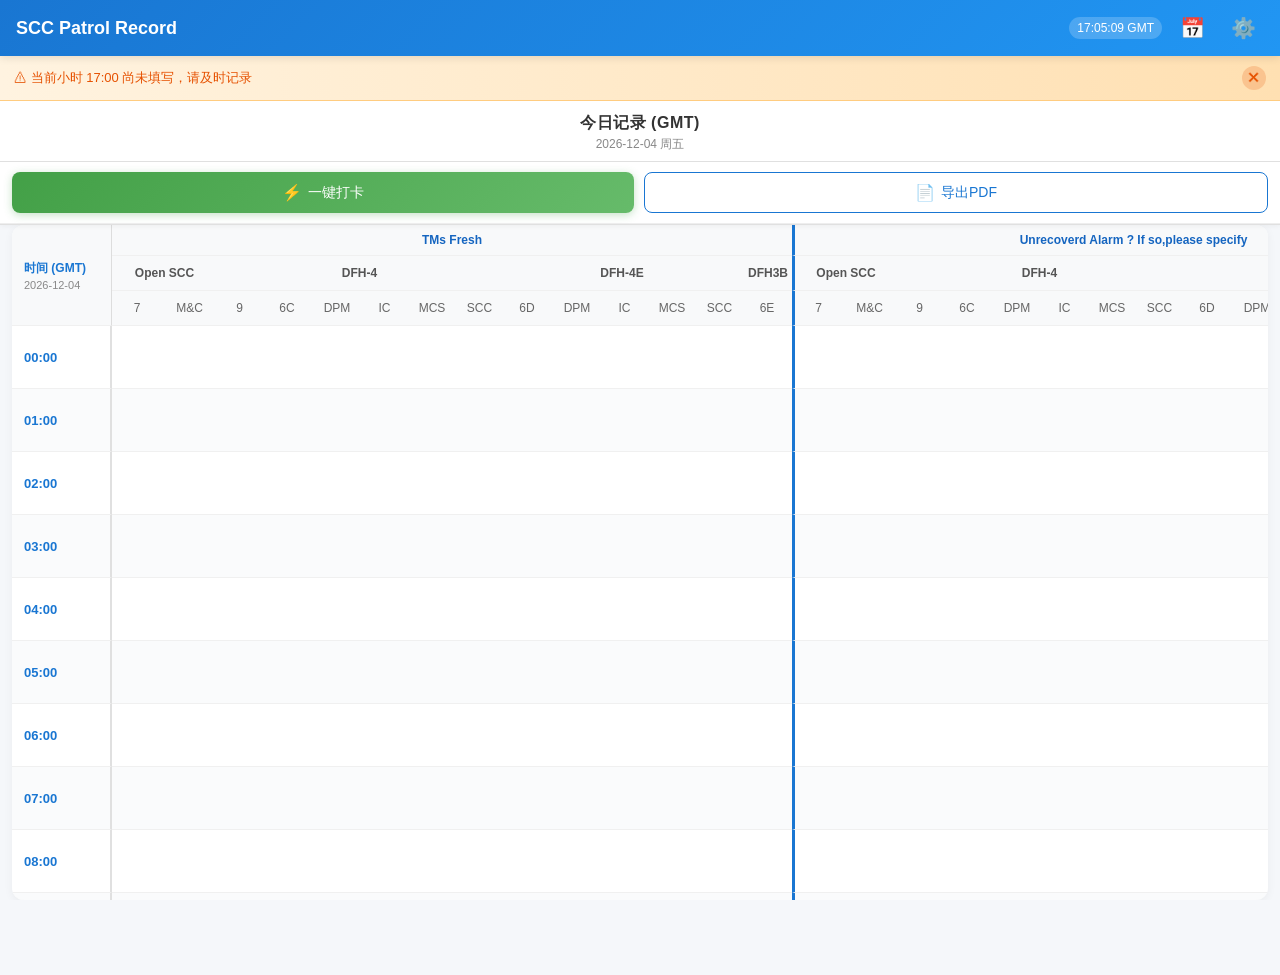
<file: index.html>
<!DOCTYPE html>
<html lang="zh-CN">
<head>
<meta charset="UTF-8">
<meta name="viewport" content="width=device-width, initial-scale=1.0, maximum-scale=1.0, user-scalable=no, viewport-fit=cover">
<meta name="theme-color" content="#1976d2">
<meta name="description" content="每小时SCC Patrol Record 应用（GMT时间），支持勾叉状态、Note备注、异常高亮、整点提醒与PDF导出">
<title>SCC Patrol Record · 今日</title>

<!-- PWA Manifest -->
<link rel="manifest" href="manifest.webmanifest">

<!-- iOS Safari 专属标签 -->
<meta name="apple-mobile-web-app-capable" content="yes">
<meta name="apple-mobile-web-app-status-bar-style" content="black-translucent">
<meta name="apple-mobile-web-app-title" content="SCC Patrol">
<meta name="format-detection" content="telephone=no">
<meta name="apple-touch-fullscreen" content="yes">
<meta name="mobile-web-app-capable" content="yes">

<!-- iOS 主屏图标（iPhone / iPad Pro 全尺寸） -->
<link rel="apple-touch-icon" sizes="180x180" href="icons/apple-touch-icon.png">
<link rel="apple-touch-icon" sizes="152x152" href="icons/icon-152.png">
<link rel="apple-touch-icon" sizes="144x144" href="icons/icon-144.png">
<link rel="apple-touch-icon" sizes="120x120" href="icons/icon-192.png">
<link rel="apple-touch-icon" sizes="76x76" href="icons/icon-72.png">
<link rel="apple-touch-icon" sizes="72x72" href="icons/icon-72.png">

<!-- 通用图标 -->
<link rel="icon" type="image/png" sizes="192x192" href="icons/icon-192.png">
<link rel="icon" type="image/png" sizes="512x512" href="icons/icon-512.png">
<link rel="shortcut icon" type="image/png" href="icons/icon-192.png">

<!-- iOS 启动图（Splash Screen）按尺寸声明 -->
<link rel="apple-touch-startup-image" media="(device-width: 430px) and (device-height: 932px) and (-webkit-device-pixel-ratio: 3) and (orientation: portrait)" href="icons/icon-512.png">
<link rel="apple-touch-startup-image" media="(device-width: 393px) and (device-height: 852px) and (-webkit-device-pixel-ratio: 3) and (orientation: portrait)" href="icons/icon-512.png">
<link rel="apple-touch-startup-image" media="(device-width: 390px) and (device-height: 844px) and (-webkit-device-pixel-ratio: 3) and (orientation: portrait)" href="icons/icon-512.png">
<link rel="apple-touch-startup-image" media="(device-width: 428px) and (device-height: 926px) and (-webkit-device-pixel-ratio: 3) and (orientation: portrait)" href="icons/icon-512.png">
<link rel="apple-touch-startup-image" media="(orientation: portrait)" href="icons/icon-512.png">

<link rel="stylesheet" href="styles.css?v=173">

<!-- PWA 全局预留样式（iOS 刘海区安全内边距 / 不显示滚动条 / 原生手势） -->
<style>
  body {
    padding-top: env(safe-area-inset-top);
    padding-bottom: calc(24px + env(safe-area-inset-bottom));
    padding-left: env(safe-area-inset-left);
    padding-right: env(safe-area-inset-right);
    -webkit-tap-highlight-color: transparent;
    overscroll-behavior-y: none;
  }
  .table-wrapper { overscroll-behavior-x: contain; }
  textarea, input { -webkit-appearance: none; appearance: none; }
</style>
</head>
<body>
<header class="app-header">
  <h1>SCC Patrol Record</h1>
  <div class="header-actions">
    <span id="gmt-clock" class="gmt-clock">--:-- GMT</span>
    <button id="btn-history" class="icon-btn" aria-label="历史查询">📅</button>
    <button id="btn-settings" class="icon-btn" aria-label="设置">⚙️</button>
  </div>
</header>

<main>
  <!-- Sticky top controls: banner + date + actions (常显，像设置栏一样固定) -->
  <div class="sticky-top-controls" id="sticky-top-controls">
    <!-- Reminder Banner -->
    <div id="reminder-banner" class="reminder-banner hidden">
      <span id="reminder-text">有未填写的时段</span>
      <button id="reminder-close" class="reminder-close">✕</button>
    </div>

    <section class="date-selector today-mode">
      <span id="current-date" class="current-date">今日 (GMT)</span>
      <span id="date-full" class="date-full"></span>
    </section>

    <!-- Quick Actions -->
    <section class="quick-actions">
      <button id="btn-one-click" class="btn btn-primary btn-one-click">
        <span class="btn-icon">⚡</span>
        <span id="one-click-label">一键打卡</span>
      </button>
      <button id="btn-export-pdf" class="btn btn-outline btn-export">
        <span class="btn-icon">📄</span>
        <span>导出PDF</span>
      </button>
    </section>
  </div>

  <section class="table-wrapper">
    <table id="status-table" class="status-table">
      <thead id="table-head"></thead>
      <tbody id="table-body"></tbody>
    </table>
  </section>

  <div class="legend">
    <span class="legend-item"><span class="color-dot" id="legend-dot"></span>超时 / 容差外记录</span>
    <span class="legend-item">点击单元格切换: 空→✓→✗→空</span>
    <span class="legend-item">容差内可修改，容差外仅可填空白且不可改，未到时不可填</span>
    <span class="legend-item" id="pending-count">待填写: --</span>
  </div>
</main>

<!-- Confirm Dialog -->
<div id="action-dialog" class="dialog-overlay hidden">
  <div class="dialog">
    <h3 id="dialog-title">确认</h3>
    <p id="dialog-message">确定要执行此操作吗？</p>
    <div class="dialog-actions">
      <button id="dialog-cancel" class="btn btn-secondary">取消</button>
      <button id="dialog-confirm" class="btn btn-danger">确认</button>
    </div>
  </div>
</div>

<script src="lib/jspdf.umd.min.js"></script>

<script src="app.js?v=181"></script>

<!-- PWA: Service Worker 注册 + 快捷键支持（?action=oneclick 一键打卡） -->
<script>
(function () {
  // --- Service Worker 注册（仅在 https:// 或 localhost 下生效） ---
  if ('serviceWorker' in navigator) {
    window.addEventListener('load', function () {
      navigator.serviceWorker.register('./service-worker.js', { scope: './' })
        .then(function (reg) {
          // 有新版SW可用时，提示页面让新SW接管
          if (reg.waiting) { try { reg.waiting.postMessage('SKIP_WAITING'); } catch (e) {} }
          reg.addEventListener('updatefound', function () {
            var nw = reg.installing;
            if (!nw) return;
            nw.addEventListener('statechange', function () {
              if (nw.state === 'installed' && navigator.serviceWorker.controller) {
                try { nw.postMessage('SKIP_WAITING'); } catch (e) {}
                // 刷新页面以激活新版本
                window.location.reload();
              }
            });
          });
        })
        .catch(function (err) {
          console.warn('[PWA] SW registration failed (non-fatal):', err);
        });
    });

    // 新SW接管后刷新
    var refreshing = false;
    navigator.serviceWorker.addEventListener('controllerchange', function () {
      if (refreshing) return;
      refreshing = true;
      window.location.reload();
    });
  }

  // --- PWA Shortcut: ?action=oneclick 触发一键打卡 ---
  try {
    var q = new URLSearchParams(window.location.search || '');
    if (q.get('action') === 'oneclick') {
      // 等 app.js 完成初始化后再触发
      window.addEventListener('load', function () {
        setTimeout(function () {
          var btn = document.getElementById('btn-one-click');
          if (btn && typeof btn.click === 'function') btn.click();
        }, 600);
      });
    }
  } catch (e) { /* ignore */ }

  // --- iOS PWA standalone 模式下，修正 <a href=".html"> 不跳转到外部Safari ---
  if (('standalone' in window.navigator) && window.navigator.standalone) {
    document.addEventListener('click', function (e) {
      var a = e.target.closest && e.target.closest('a');
      if (!a || !a.getAttribute('href')) return;
      var href = a.getAttribute('href');
      if (href.indexOf('://') === -1 && !href.startsWith('#') && !a.target) {
        e.preventDefault();
        window.location.href = href;
      }
    }, false);
  }
})();
</script>
</body>
</html>
</file>
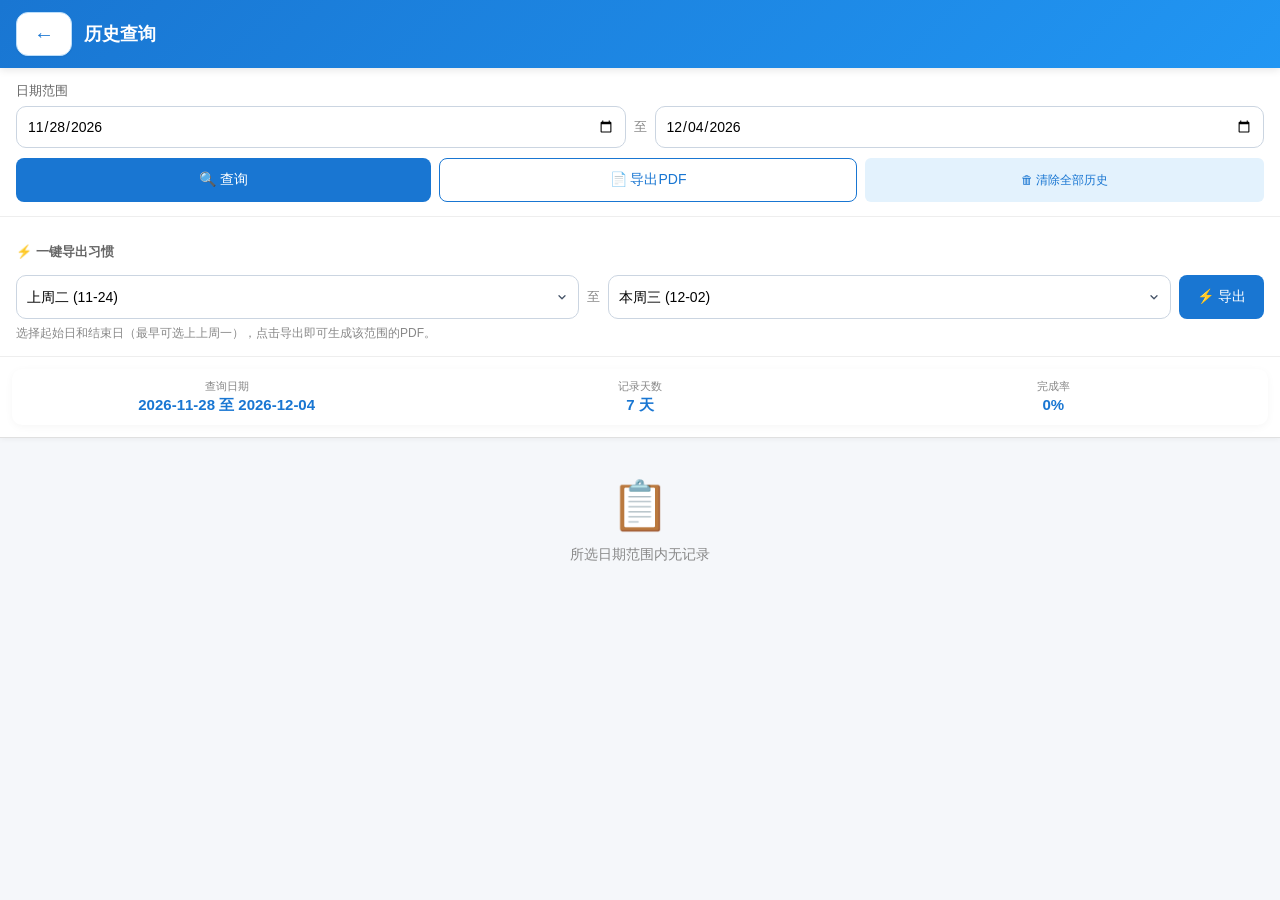
<file: history.html>
<!DOCTYPE html>
<html lang="zh-CN">
<head>
<meta charset="UTF-8">
<meta name="viewport" content="width=device-width, initial-scale=1.0, maximum-scale=1.0, user-scalable=no, viewport-fit=cover">
<meta name="theme-color" content="#1976d2">
<meta name="description" content="SCC Patrol Record - 历史查询与PDF导出">
<title>历史查询</title>

<!-- PWA -->
<link rel="manifest" href="manifest.webmanifest">
<meta name="apple-mobile-web-app-capable" content="yes">
<meta name="apple-mobile-web-app-status-bar-style" content="black-translucent">
<meta name="apple-mobile-web-app-title" content="SCC Patrol">
<meta name="format-detection" content="telephone=no">
<meta name="mobile-web-app-capable" content="yes">
<link rel="apple-touch-icon" sizes="180x180" href="icons/apple-touch-icon.png">
<link rel="icon" type="image/png" sizes="192x192" href="icons/icon-192.png">

<style>
  body {
    padding-top: env(safe-area-inset-top);
    padding-bottom: calc(24px + env(safe-area-inset-bottom));
    padding-left: env(safe-area-inset-left);
    padding-right: env(safe-area-inset-right);
    -webkit-tap-highlight-color: transparent;
    overscroll-behavior-y: auto;
    touch-action: manipulation;
  }
  /* iOS：只对输入框去除原生外观，date/select 保留可点击区域 */
  input[type=text], input[type=number], textarea {
    -webkit-appearance: none; appearance: none;
  }
  input[type=date] {
    -webkit-appearance: none; appearance: none;
    min-height: 42px;
    padding: 8px 10px;
    border: 1px solid #cbd5e1;
    border-radius: 10px;
    background-color: #fff;
  }
  /* 所有可点击元素：最小 44px 热区（HIG）*/
  .btn, button, .back-btn, select {
    min-height: 44px !important;
  }
  .settings-header {
    display: flex;
    align-items: center;
    gap: 12px;
  }
  /* 返回按钮：放大、实心背景（与 settings.html 保持一致）*/
  .back-btn {
    font-size: 20px;
    font-weight: 700;
    padding: 0 16px;
    min-width: 56px;
    min-height: 44px;
    background: #ffffff;
    color: #1976d2;
    border-radius: 12px;
    border: 1px solid #bbdefb;
    box-shadow: 0 1px 2px rgba(0,0,0,0.06);
    display: inline-flex;
    align-items: center;
    justify-content: center;
    -webkit-tap-highlight-color: rgba(25,118,210,0.15);
  }
  .back-btn:active { background: #e3f2fd; transform: scale(0.97); }
</style>
<link rel="stylesheet" href="styles.css?v=173">
</head>
<body>
<header class="app-header">
  <div class="settings-header">
    <button id="btn-back" class="back-btn">←</button>
    <h1>历史查询</h1>
  </div>
</header>

<main>
  <!-- 历史页 sticky 顶栏（控制区 + summary）与主页面一样常显 -->
  <div class="sticky-top-controls" id="sticky-top-controls">
    <section class="history-controls">
      <div class="date-range">
        <label>日期范围</label>
        <div class="date-inputs">
          <input type="date" id="date-start" class="date-input">
          <span class="date-sep">至</span>
          <input type="date" id="date-end" class="date-input">
        </div>
      </div>
      <div class="control-actions">
        <button id="btn-search" class="btn btn-primary">🔍 查询</button>
        <button id="btn-export-range" class="btn btn-outline">📄 导出PDF</button>
        <button id="btn-clear-history" class="btn btn-sm btn-danger">🗑 清除全部历史</button>
      </div>
    </section>

    <!-- 一键导出习惯 -->
    <section class="history-controls quick-export-section">
      <div class="quick-export-row">
        <label class="quick-export-label">⚡ 一键导出习惯</label>
        <div class="quick-export-opts">
          <select id="quick-export-start" class="quick-export-select"></select>
          <span class="date-sep">至</span>
          <select id="quick-export-end" class="quick-export-select"></select>
          <button id="btn-quick-export" class="btn btn-primary">⚡ 导出</button>
        </div>
      </div>
      <div class="range-display" style="margin-top:6px;color:#888;font-size:12px;">选择起始日和结束日（最早可选上上周一），点击导出即可生成该范围的PDF。</div>
    </section>

    <section class="history-summary" id="history-summary">
      <div class="summary-item">
        <span class="summary-label">查询日期</span>
        <span class="summary-value" id="summary-date">--</span>
      </div>
      <div class="summary-item">
        <span class="summary-label">记录天数</span>
        <span class="summary-value" id="summary-days">0</span>
      </div>
      <div class="summary-item">
        <span class="summary-label">完成率</span>
        <span class="summary-value" id="summary-rate">0%</span>
      </div>
    </section>
  </div>

  <section class="history-list" id="history-list">
    <div class="empty-state" id="empty-state">
      <div class="empty-icon">📋</div>
      <p>选择日期范围后点击"查询"</p>
    </div>
  </section>
</main>

<!-- Confirm Dialog -->
<div id="action-dialog" class="dialog-overlay hidden">
  <div class="dialog">
    <h3 id="dialog-title">确认</h3>
    <p id="dialog-message">确定要执行此操作吗？</p>
    <div class="dialog-actions">
      <button id="dialog-cancel" class="btn btn-secondary">取消</button>
      <button id="dialog-confirm" class="btn btn-danger">确认</button>
    </div>
  </div>
</div>

<script src="lib/jspdf.umd.min.js"></script>

<script src="history.js?v=174"></script>

<!-- iOS PWA standalone 模式下保持站内跳转不跳出到 Safari + SW 注册 -->
<script>
if (('standalone' in window.navigator) && window.navigator.standalone) {
  document.addEventListener('click', function (e) {
    var a = e.target.closest && e.target.closest('a');
    if (!a || !a.getAttribute('href')) return;
    var href = a.getAttribute('href');
    if (href.indexOf('://') === -1 && !href.startsWith('#') && !a.target) {
      e.preventDefault();
      window.location.href = href;
    }
  }, false);
}
if ('serviceWorker' in navigator) {
  window.addEventListener('load', function () {
    navigator.serviceWorker.register('./service-worker.js', { scope: './' }).catch(function () {});
  });
}
</script>
</body>
</html>
</file>
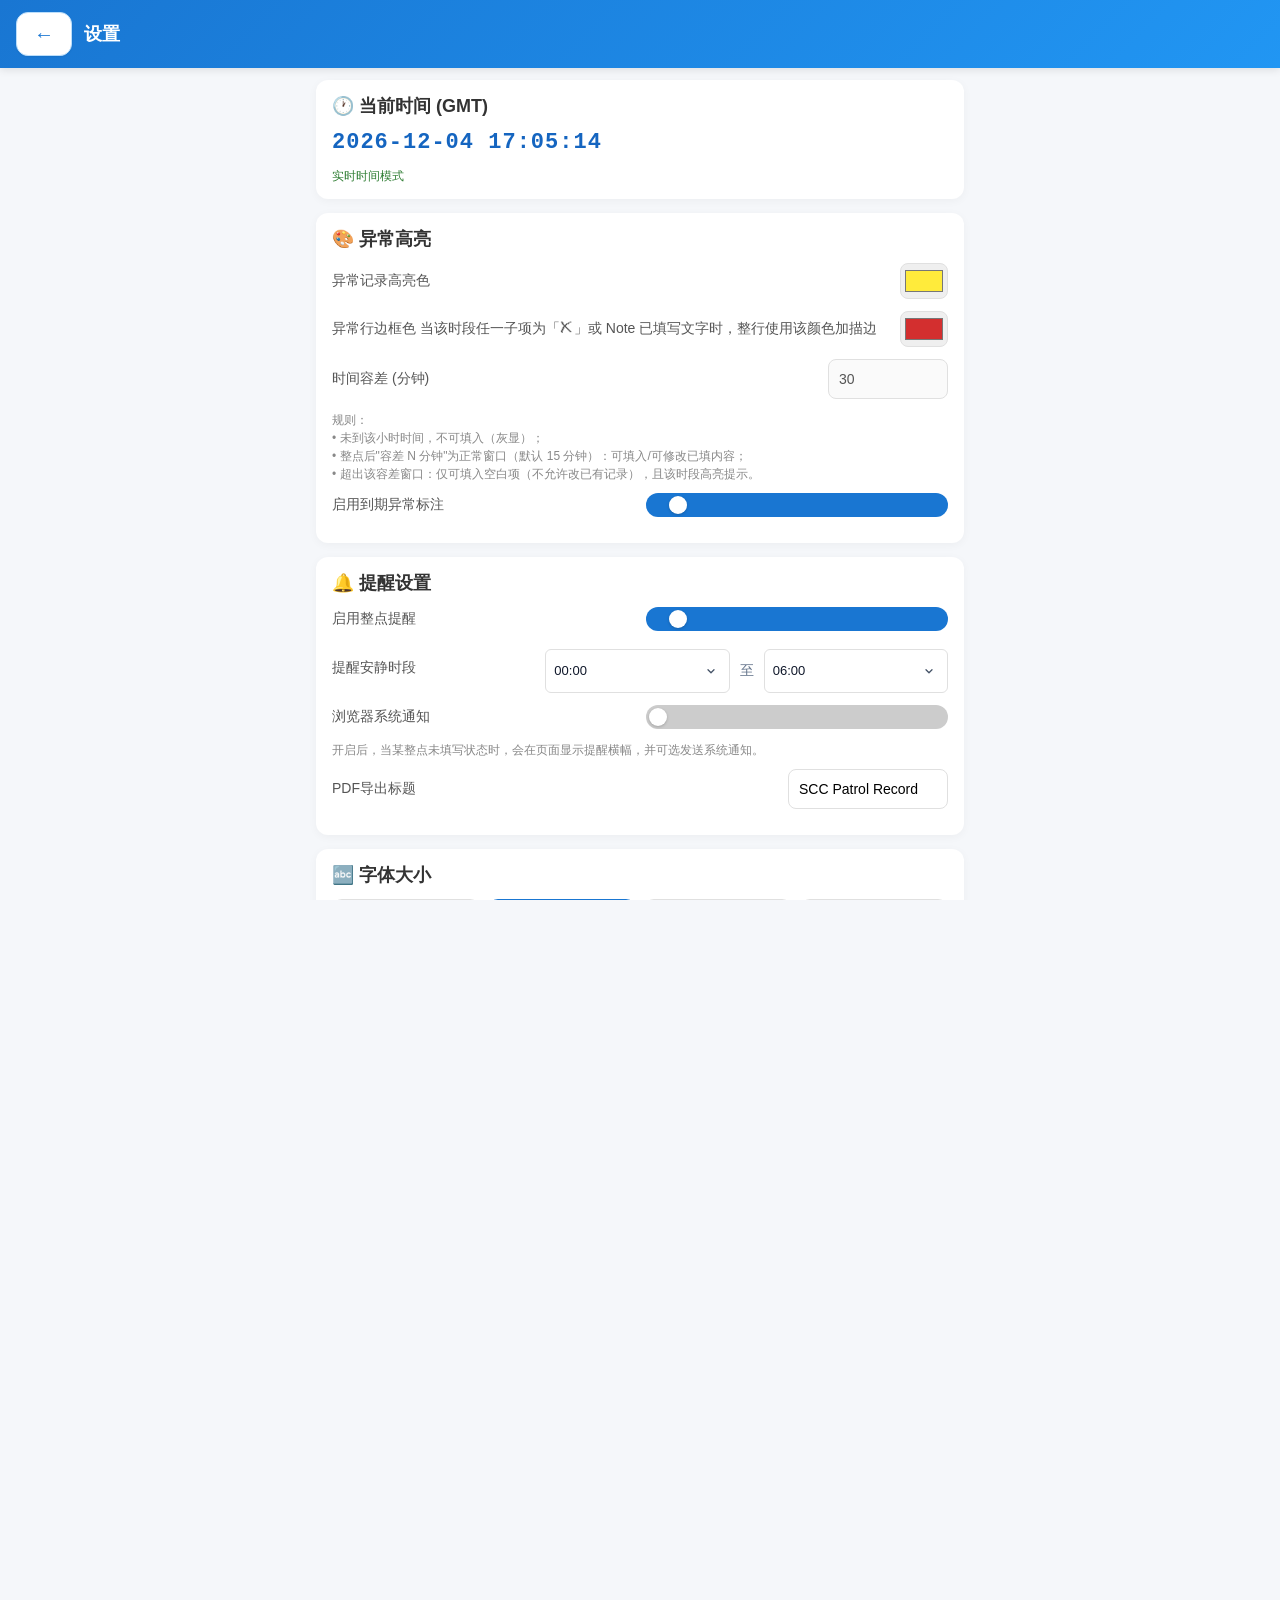
<file: settings.html>
<!DOCTYPE html>
<html lang="zh-CN">
<head>
<meta charset="UTF-8">
<meta name="viewport" content="width=device-width, initial-scale=1.0, maximum-scale=1.0, user-scalable=no, viewport-fit=cover">
<meta name="theme-color" content="#1976d2">
<meta name="description" content="SCC Patrol Record - 设置">
<title>设置</title>

<!-- PWA -->
<link rel="manifest" href="manifest.webmanifest">
<meta name="apple-mobile-web-app-capable" content="yes">
<meta name="apple-mobile-web-app-status-bar-style" content="black-translucent">
<meta name="apple-mobile-web-app-title" content="SCC Patrol">
<meta name="format-detection" content="telephone=no">
<meta name="mobile-web-app-capable" content="yes">
<link rel="apple-touch-icon" sizes="180x180" href="icons/apple-touch-icon.png">
<link rel="icon" type="image/png" sizes="192x192" href="icons/icon-192.png">

<style>
  body {
    padding-top: env(safe-area-inset-top);
    padding-bottom: calc(24px + env(safe-area-inset-bottom));
    padding-left: env(safe-area-inset-left);
    padding-right: env(safe-area-inset-right);
    -webkit-tap-highlight-color: transparent;
    overscroll-behavior-y: auto;
    touch-action: manipulation;
  }
  /* 关键修复：iOS 上去除 appearance:none 会导致 select 完全无法点击/看不见下拉箭头；
     现在只对输入框去除原生外观，select 保留原生下拉 + 自定义右侧箭头 */
  input[type=text], input[type=number], input[type=date], input[type=time], textarea {
    -webkit-appearance: none; appearance: none;
  }
  /* 所有可点击元素：移动端最小 44px 热区（HIG）*/
  .btn, button, .back-btn, .preset-status-btn, select {
    min-height: 44px !important;
  }
  input[type=text], input[type=number], input[type=date], input[type=time] {
    min-height: 40px;
    padding: 8px 10px;
  }
  .font-size-opts {
    display: flex;
    gap: 8px;
    margin-top: 8px;
  }
  .font-size-btn {
    flex: 1;
    min-height: 44px;
    border: 2px solid #e0e0e0;
    border-radius: 10px;
    background: #fff;
    cursor: pointer;
    transition: all 0.15s;
  }
  .font-size-btn.selected {
    border-color: #1976d2;
    background: #e3f2fd;
    color: #1976d2;
    font-weight: 700;
  }
  .font-size-btn:active { transform: scale(0.97); }
</style>
<link rel="stylesheet" href="styles.css?v=170">
<style>
  .settings-header {
    display: flex;
    align-items: center;
    gap: 12px;
  }
  /* ===== 返回按钮：放大、实心背景（确保用户能"看见+点得到"）===== */
  .back-btn {
    font-size: 20px;
    font-weight: 700;
    padding: 0 16px;
    min-width: 56px;
    min-height: 44px;
    background: #ffffff;
    color: #1976d2;
    border-radius: 12px;
    border: 1px solid #bbdefb;
    box-shadow: 0 1px 2px rgba(0,0,0,0.06);
    display: inline-flex;
    align-items: center;
    justify-content: center;
    -webkit-tap-highlight-color: rgba(25,118,210,0.15);
  }
  .back-btn:active { background: #e3f2fd; transform: scale(0.97); }

  .range-display {
    font-size: 12px;
    color: #888;
    margin-top: 4px;
    line-height: 1.5;
  }

  /* select：iOS 原生下拉，自定义右侧下箭头 + 足够大的点击热区 */
  select {
    -webkit-appearance: none; appearance: none;
    padding: 8px 36px 8px 12px;
    min-height: 44px;
    min-width: 96px;
    border: 1px solid #cbd5e1;
    border-radius: 10px;
    background: #ffffff url("data:image/svg+xml,%3Csvg xmlns='http://www.w3.org/2000/svg' width='12' height='12' viewBox='0 0 20 20' fill='none'%3E%3Cpath d='M5 8l5 5 5-5' stroke='%23475569' stroke-width='2.2' stroke-linecap='round' stroke-linejoin='round'/%3E%3C/svg%3E") no-repeat right 12px center/12px 12px;
    background-color: #ffffff;
    font-size: 15px;
    line-height: 1.3;
    color: #0f172a;
  }
  select:focus {
    outline: 2px solid #90caf9;
    outline-offset: 1px;
    border-color: #1976d2;
  }

  /* 安静时段的两个 select 并排，整体更明显 */
  .settings-range-row {
    display: flex;
    align-items: center;
    gap: 10px;
    margin-top: 6px;
  }
  .settings-range-row select { flex: 1; }
  .settings-range-row span { color: #64748b; font-size: 14px; }

  /* 整块"导入导出 + 清除"隐藏 */
  .import-export, .import-export + * { display: none !important; }
  .import-export { display: none !important; }

  .count-badge {
    display: inline-flex;
    align-items: center;
    background: #e3f2fd;
    color: #1976d2;
    padding: 2px 10px;
    border-radius: 10px;
    font-size: 12px;
    margin-left: 6px;
    line-height: 1.6;
  }

  /* 检查内容 / 平台设备的按钮 + 输入框行高统一 */
  .parent-item, .category-row {
    min-height: 44px;
  }
  .parent-name-input, .category-name-input {
    min-height: 42px !important;
  }

  /* 底部"保存类别更改"sticky 条，防止被键盘遮挡 */
  .settings-container > [style*="position:sticky"] {
    z-index: 20;
    background: linear-gradient(to top, #ffffff 60%, rgba(255,255,255,0.9));
    padding: 8px 2px 4px;
  }
</style>
</head>
<body>
<header class="app-header">
  <div class="settings-header">
    <button id="btn-back" class="back-btn">←</button>
    <h1>设置</h1>
  </div>
</header>

<div class="settings-container">

  <!-- Live Clock Section -->
  <section class="settings-section">
    <h2 id="clock-title">🕐 当前时间 (GMT)</h2>
    <div class="clock-row">
      <div class="clock-display" id="clock-display">--:--:--</div>
      <button type="button" id="btn-clock-edit" class="btn btn-sm admin-only" data-admin-only="1" title="修改时间">✏️ 编辑</button>
      <button type="button" id="btn-clock-refresh" class="btn btn-sm admin-only" data-admin-only="1" title="刷新为实时时间">↻ 刷新</button>
    </div>
    <div class="clock-edit-row hidden" id="clock-edit-row">
      <label>GMT 日期</label>
      <input type="date" id="clock-edit-date">
      <label>GMT 时间</label>
      <input type="time" id="clock-edit-time" step="1">
      <button type="button" id="btn-clock-apply" class="btn btn-sm btn-primary">应用</button>
      <button type="button" id="btn-clock-cancel" class="btn btn-sm">取消</button>
    </div>
    <div class="range-display" id="clock-mode-hint">实时时间模式</div>
  </section>

  <!-- Highlight Color -->
  <section class="settings-section">
    <h2>🎨 异常高亮</h2>
    <div class="settings-row">
      <label for="highlight-color">异常记录高亮色</label>
      <input type="color" id="highlight-color" value="#ffeb3b">
    </div>
    <div class="settings-row">
      <label for="bad-row-border-color">
        异常行边框色
        <span class="hint-inline">当该时段任一子项为「✗」或 Note 已填写文字时，整行使用该颜色加描边</span>
      </label>
      <input type="color" id="bad-row-border-color" value="#d32f2f">
    </div>
    <div class="settings-row">
      <label for="time-range">
        时间容差 (分钟)
      </label>
      <input type="number" id="time-range" min="0" max="120" value="15" style="max-width:80px;">
    </div>
    <div class="range-display">
      规则：<br>
      • 未到该小时时间，不可填入（灰显）；<br>
      • 整点后"容差 N 分钟"为正常窗口（默认 15 分钟）：可填入/可修改已填内容；<br>
      • 超出该容差窗口：仅可填入空白项（不允许改已有记录），且该时段高亮提示。
    </div>
    <div class="settings-row" style="margin-top:10px;">
      <label for="enable-highlight">启用到期异常标注</label>
      <label class="switch">
        <input type="checkbox" id="enable-highlight" checked>
        <span class="slider"></span>
      </label>
    </div>
  </section>

  <!-- Reminder Settings -->
  <section class="settings-section">
    <h2>🔔 提醒设置</h2>
    <div class="settings-row">
      <label for="enable-reminder">启用整点提醒</label>
      <label class="switch">
        <input type="checkbox" id="enable-reminder" checked>
        <span class="slider"></span>
      </label>
    </div>
    <div class="settings-row">
      <label>提醒安静时段</label>
      <div class="settings-range-row">
        <select id="quiet-start"></select>
        <span>至</span>
        <select id="quiet-end"></select>
      </div>
    </div>
    <div class="settings-row">
      <label for="enable-browser-notify">浏览器系统通知</label>
      <label class="switch">
        <input type="checkbox" id="enable-browser-notify">
        <span class="slider"></span>
      </label>
    </div>
    <div class="range-display">开启后，当某整点未填写状态时，会在页面显示提醒横幅，并可选发送系统通知。</div>
    <div class="settings-row" style="margin-top:10px;">
      <label for="pdf-title">PDF导出标题</label>
      <input type="text" id="pdf-title" placeholder="SCC Patrol Record" style="max-width:160px;">
    </div>
  </section>

  <!-- PDF Export Habit moved to History page -->

  <!-- Font Size -->
  <section class="settings-section">
    <h2>🔤 字体大小</h2>
    <div class="font-size-opts">
      <button type="button" class="font-size-btn" data-size="small" style="font-size:11px;">小 Aa</button>
      <button type="button" class="font-size-btn" data-size="medium" style="font-size:14px;">中 Aa</button>
      <button type="button" class="font-size-btn" data-size="large" style="font-size:18px;">大 Aa</button>
      <button type="button" class="font-size-btn" data-size="xlarge" style="font-size:22px;">特大 Aa</button>
    </div>
    <div class="range-display">调整应用全局字体大小，影响主页表格、设置页和历史页。</div>
  </section>

  <!-- One-Click Preset -->
  <section class="settings-section">
    <h2>⚡ 一键打卡预设</h2>
    <div class="settings-row">
      <label for="one-click-name">按钮名称</label>
      <input type="text" id="one-click-name" placeholder="一键打卡" style="max-width:160px;">
    </div>
    <div class="settings-row">
      <label>默认填入状态</label>
      <div class="preset-status-opts">
        <button type="button" class="preset-status-btn" data-status="✓"><span class="opt-icon status-checked">✓</span> 打勾</button>
        <button type="button" class="preset-status-btn" data-status="✗"><span class="opt-icon status-crossed">✗</span> 打叉</button>
      </div>
    </div>
    <div class="preset-targets-section">
      <label class="preset-targets-label">填入对象（勾选要包含的项目）</label>
      <div id="preset-target-list" class="preset-target-list"></div>
      <div class="preset-actions">
        <button type="button" id="preset-select-all" class="btn btn-sm">全选</button>
        <button type="button" id="preset-select-none" class="btn btn-sm">全不选</button>
      </div>
    </div>
    <div class="range-display">设置后，主页一键打卡按钮将按此预设填入选定的对象和状态。预设会自动保存。</div>
  </section>

  <!-- Check Content (Parents) -->
  <section class="settings-section">
    <h2>📝 检查内容 <span class="count-badge" id="parent-count">0</span></h2>
    <div id="parent-list" class="parent-list"></div>
    <button id="btn-add-parent" class="btn btn-sm btn-block">+ 添加检查内容</button>
    <div class="range-display">检查内容将显示在表格顶部，作为各列的父级标题。</div>
  </section>

  <!-- Platform & Device Management -->
  <section class="settings-section">
    <h2>📋 平台及设备管理 <span class="count-badge" id="cat-count">0</span></h2>
    <div id="category-list" class="category-list"></div>
    <button id="btn-add-category" class="btn btn-primary btn-block">+ 添加新类别</button>
  </section>

  <!-- Data Management -->
  <section class="settings-section import-export">
    <h2>💾 数据管理</h2>
    <!-- 存储诊断：直观呈现打卡数据体积、浏览器配额与写入测试结果 -->
    <div id="storage-info" style="border:1px solid #e0e0e0; border-radius:8px; padding:10px 12px; font-size:14px; line-height:1.8; color:#555; margin-bottom:12px; background:#f8f9fa;">
      <div>正在统计存储信息...</div>
    </div>
    <div class="settings-row" style="margin-bottom:10px;">
      <label>清理早期历史 (保留最近90天，建议先导出PDF存档)</label>
      <button id="btn-prune-history" class="btn btn-sm">清理早期历史</button>
    </div>
    <div class="settings-row">
      <label>导出全部数据</label>
      <button id="btn-export" class="btn btn-sm">导出</button>
    </div>
    <textarea id="export-output" placeholder="导出的 JSON 数据将显示在这里..."></textarea>
    <div class="settings-row" style="margin-top:10px;">
      <label>导入数据 (JSON)</label>
      <button id="btn-import" class="btn btn-sm">导入</button>
    </div>
    <textarea id="import-input" placeholder="粘贴 JSON 数据..."></textarea>
    <div class="settings-row" style="margin-top:10px;">
      <label>清除全部数据 (包含所有日期的记录)</label>
      <button id="btn-clear-all" class="btn btn-sm danger">清除全部</button>
    </div>
  </section>

</div>

<!-- Dialog -->
<div id="action-dialog" class="dialog-overlay hidden">
  <div class="dialog">
    <h3 id="dialog-title">确认</h3>
    <p id="dialog-message">确定要执行此操作吗？</p>
    <div class="dialog-actions">
      <button id="dialog-cancel" class="btn btn-secondary">取消</button>
      <button id="dialog-confirm" class="btn btn-danger">确认</button>
    </div>
  </div>
</div>

<script src="settings.js?v=171"></script>

<!-- iOS PWA standalone 模式下保持站内跳转不跳出到 Safari -->
<script>
if (('standalone' in window.navigator) && window.navigator.standalone) {
  document.addEventListener('click', function (e) {
    var a = e.target.closest && e.target.closest('a');
    if (!a || !a.getAttribute('href')) return;
    var href = a.getAttribute('href');
    if (href.indexOf('://') === -1 && !href.startsWith('#') && !a.target) {
      e.preventDefault();
      window.location.href = href;
    }
  }, false);
}
// Service Worker 注册（跨页面SW保持一致即可）
if ('serviceWorker' in navigator) {
  window.addEventListener('load', function () {
    navigator.serviceWorker.register('./service-worker.js', { scope: './' }).catch(function () {});
  });
}
</script>
</body>
</html>
</file>
<file: styles.css>
/* ===== Base Styles ===== */
* {
  box-sizing: border-box;
  margin: 0;
  padding: 0;
  -webkit-tap-highlight-color: transparent;
  -webkit-touch-callout: none;
}

html, body {
  height: 100%;
  font-family: -apple-system, BlinkMacSystemFont, "Segoe UI", "PingFang SC",
    "Hiragino Sans GB", "Microsoft YaHei", sans-serif;
  font-size: 14px;
  background: #f5f7fa;
  color: #333;
  overflow-x: hidden;
  /* 全局滚动优化：消除 Safari 橡皮筋期间的掉帧；避免手势冲突吞掉页面纵向滚动 */
  -webkit-overflow-scrolling: touch;
  overscroll-behavior-y: contain;
  /* iOS 13+：合成器层直接处理双指缩放/滚动，避免 300ms 点击判定阻塞主线程 */
  touch-action: manipulation;
  text-rendering: optimizeLegibility;
}

body {
  padding-bottom: calc(24px + env(safe-area-inset-bottom, 0px));
  padding-top: env(safe-area-inset-top, 0px);
  padding-left: env(safe-area-inset-left, 0px);
  padding-right: env(safe-area-inset-right, 0px);
  /* 全局禁用不必要的合成层属性，避免子元素隐式创建 */
  -webkit-font-smoothing: antialiased;
}

button {
  font-family: inherit;
  cursor: pointer;
  border: none;
  background: none;
  color: inherit;
}

input, textarea {
  font-family: inherit;
  font-size: inherit;
}

.hidden {
  display: none !important;
}

/* ===== Header =====
   - 注意：不能让两个 sticky 元素都写 top:0 —— 它们会同时叠在 viewport 顶部同一位置，高层盖低层。
   - 正确的分段吸顶（从上到下堆叠）：
       app-header:  top: 0（紧贴 viewport 顶部）
       sticky-top-controls:  top: var(--app-header-height)（紧贴在 app-header 下方）
   - --app-header-height 由 JS measure app-header.offsetHeight 后写入 :root
*/
.app-header {
  position: sticky;
  top: 0;
  z-index: 100;
  background: linear-gradient(135deg, #1976d2, #2196f3);
  color: #fff;
  padding: 12px 16px;
  display: flex;
  justify-content: space-between;
  align-items: center;
  box-shadow: 0 2px 8px rgba(0, 0, 0, 0.1);
  /* 移除 transform: translateZ(0)：合成层提升会强制创建 containing block，导致子元素 sticky 参照异常 */
}

/* ===== Sticky top control strip (主页面日期 + 按钮 + banner，跟随 app-header 一起常显) ===== */
.sticky-top-controls {
  position: sticky;
  top: var(--app-header-height, 64px); /* 吸顶位置 = app-header 底部，不叠在蓝头下面 */
  z-index: 50; /* z-index 低于 app-header(100)，但高于表格(20-30) */
  background: #fff;
  border-bottom: 1px solid #e0e0e0;
  padding: 0;
  box-shadow: 0 1px 6px rgba(0, 0, 0, 0.05);
  /* 移除 transform: translateZ(0)：同上，会强制创建 containing block 影响 sticky 参照 */
}

/* ===== 3 行表头 + 第1列小时同时 sticky（类比"横滚时时间列仍可见"的 sticky left 效果，实现"竖滚时表头仍可见"的 sticky top 效果）=====
   - 【为什么必须写在 th 上】position: sticky 必须写在 <th>/<td>（table-cell 元素）上。
     写在 <thead>/<tr> 上在 Safari/iOS Chrome/微信内置浏览器 100% 不生效，这就是用户截图上表头不跟随滚动的根因。
     横滚时间列之所以生效，正是因为我们把 sticky left 写在了 td.hour-cell / th.hour-cell 单元格上。
   - 基础偏移：app-header + sticky-top-controls 总高度，写入 CSS 变量 --thead-sticky-top
   - 每行 th 的最终 top 由 3 个 CSS 变量决定（JS 读取真实行高后写入 html root）：
       --thead-r0-top = base
       --thead-r1-top = base + row0.height
       --thead-r2-top = base + row0.height + row1.height
   - rowspan=3 的"时间(GMT)" th：top 使用 row0 的值（视觉上从第 1 行起始），同时 left: 0 保持 sticky left
   - 所有 sticky th 必须显式 background:#f8f9fa（禁止 inherit）—— inherit 合成层提升时会变透明，导致 tbody 内容穿透到表头上来
*/

.status-table thead {
  position: static; /* thead 本身不作为 sticky 容器（否则无法给子 th 分别设不同 top）*/
}

/* 移除了 thead tr 上所有 position: sticky / top / z-index / transform（不生效+导致合成层覆盖 row1 row2 文字）
   下面把 sticky 全部写到 tr 内部的 <th> 单元格上，每一行 th 独立吸顶高度：*/
.status-table thead tr:nth-child(1) th {
  position: sticky;
  top: var(--thead-r0-top, var(--thead-sticky-top, 0px));
  z-index: 20;
  background: #f8f9fa;
}
.status-table thead tr:nth-child(2) th {
  position: sticky;
  top: var(--thead-r1-top, var(--thead-sticky-top, 0px));
  z-index: 21;
  background: #f8f9fa;
}
.status-table thead tr:nth-child(3) th {
  position: sticky;
  top: var(--thead-r2-top, var(--thead-sticky-top, 0px));
  z-index: 22;
  background: #f8f9fa;
}

/* 交叉点（表头里 rowspan=3 的 sticky left 时间块）z-index 必须最高：横滚 + 竖滚叠加时左上角时间块不被右侧列覆盖 */
.status-table thead th.hour-cell {
  position: sticky;
  left: 0;
  top: var(--thead-r0-top, var(--thead-sticky-top, 0px));
  z-index: 31;
  background: #f8f9fa;
}

/* ====== 左侧第 2 冻结区：第一个平台 + 其下子项 + 检查组名（TMs…）类比时间列 sticky left 效果 ======
 * 关键：
 *   - 冻结单元格 top 按自己所在的表头行 (data-row="0/1/2") 精确匹配 --thead-r0/r1/r2-top。
 *     之前写死 r0 回退 r1：当平台名位于 row1、子项位于 row2 时，它们吸顶 top 会错位 → 子项 top 比 row1 高几像素，视觉"分离"。
 *   - z-index 阶梯：hour-cell(31) > 同行其他冻结 th → 具体：row0 冻结 z30, row1 冻结 z29, row2 冻结 z28，保证同列多层冻结堆叠时不会互相盖住文字。
 *   - 每列明确 background=#f8f9fa，不透明，避免合成层提升导致下方内容穿透。
 */
.status-table thead th.sticky-platform-header {
  position: sticky;
  background: #f8f9fa;
}
.status-table thead th.sticky-platform-header[data-row="0"] {
  top: var(--thead-r0-top, var(--thead-sticky-top, 0px));
  z-index: 30;
}
.status-table thead th.sticky-platform-header[data-row="1"] {
  top: var(--thead-r1-top, var(--thead-sticky-top, 0px));
  z-index: 29;
}
.status-table thead th.sticky-platform-header[data-row="2"] {
  top: var(--thead-r2-top, var(--thead-sticky-top, 0px));
  z-index: 28;
}
.status-table thead th.sticky-sub-header {
  position: sticky;
  background: #f8f9fa;
}
.status-table thead th.sticky-sub-header[data-row="1"] {
  top: var(--thead-r1-top, var(--thead-sticky-top, 0px));
  z-index: 29;
}
.status-table thead th.sticky-sub-header[data-row="2"] {
  top: var(--thead-r2-top, var(--thead-sticky-top, 0px));
  z-index: 28;
}

.status-table tbody td.sticky-platform-td,
.status-table tbody td.sticky-sub-td {
  position: sticky;
  background: inherit; /* 与 tbody 行条纹色一致，避免横滚冻结区颜色错位 */
  z-index: 6;
}

/* ===== 视觉"连接在一起"：冻结区右侧画一条垂直线分隔阴影，紧贴冻结区最后一列的右侧，避免看起来与 unfreeze 区错位/有缝。
   同时 hour-cell 右侧画分隔线，冻结区紧贴 hour-cell 右侧 → 无空白缝。 ===== */
.status-table thead th.hour-cell {
  border-right: 1px solid #ddd;
}
.status-table th.frozen-last-col,
.status-table td.frozen-last-col {
  -webkit-box-shadow: 2px 0 3px -2px rgba(0,0,0,0.15);
  box-shadow: 2px 0 3px -2px rgba(0,0,0,0.15);
  border-right: 1px solid #cfd8dc;
}

/* 移动端横滚合成层提升（仅冻结列单独提层，避免整表重排；注意 wrapper 已不设 translateZ，防止 containing block 干扰） */
.status-table thead th.sticky-platform-header,
.status-table thead th.sticky-sub-header,
.status-table tbody td.sticky-platform-td,
.status-table tbody td.sticky-sub-td {
  -webkit-backface-visibility: hidden;
  backface-visibility: hidden;
}

/* scroll-margin-top：让"#anchor 跳转"时避开顶部吸顶控件高度（跟 sticky 吸顶位置本身无关，只是 anchor 跳转的 offset）*/
.table-wrapper { scroll-margin-top: var(--thead-sticky-top, 0px); }
.history-list { scroll-margin-top: var(--thead-sticky-top, 0px); }

/* 历史列表 thead 同理：主样式已由 .status-table thead 统一覆盖，这里仅给一个可覆盖扩展锚点 */
.history-view .status-table thead { /* placeholder: 保留选择器名兼容旧扩展，不再重复声明 */ }


.app-header h1 {
  font-size: 18px;
  font-weight: 600;
}

.header-actions {
  display: flex;
  align-items: center;
  gap: 10px;
}

.gmt-clock {
  font-size: 12px;
  background: rgba(255, 255, 255, 0.2);
  padding: 4px 8px;
  border-radius: 12px;
  font-variant-numeric: tabular-nums;
}

.clock-edit-panel {
  display: flex;
  align-items: center;
  gap: 4px;
  flex-wrap: wrap;
  background: #1a237e;
  color: #fff;
  padding: 6px 10px;
  border-radius: 8px;
  margin-top: 4px;
  font-size: 13px;
  z-index: 100;
}
.clock-edit-panel.hidden { display: none; }
.clock-edit-panel label { white-space: nowrap; }
.clock-edit-panel input[type="number"] {
  text-align: center;
  font-size: 14px;
  padding: 2px 4px;
  border: 1px solid rgba(255,255,255,0.4);
  border-radius: 4px;
  background: rgba(255,255,255,0.95);
  color: #1a237e;
}
.clock-edit-panel .btn { font-size: 12px; padding: 2px 8px; }

.icon-btn {
  font-size: 20px;
  padding: 4px 8px;
  border-radius: 8px;
  transition: background 0.2s;
}

.icon-btn:hover,
.icon-btn:active {
  background: rgba(255, 255, 255, 0.2);
}

/* ===== Date Selector ===== */
.date-selector {
  display: flex;
  align-items: center;
  gap: 8px;
  padding: 14px 16px 10px;
  background: #fff;
  border-bottom: 1px solid #e0e0e0;
}

.nav-btn {
  width: 36px;
  height: 36px;
  border-radius: 50%;
  background: #e3f2fd;
  color: #1976d2;
  font-size: 14px;
  font-weight: bold;
  transition: background 0.2s;
}

.nav-btn:active {
  background: #bbdefb;
}

.current-date {
  flex: 1;
  text-align: center;
  font-size: 16px;
  font-weight: 600;
  color: #333;
  letter-spacing: 0.5px;
}

.today-btn {
  padding: 6px 14px;
  background: #1976d2;
  color: #fff;
  border-radius: 16px;
  font-size: 13px;
  transition: background 0.2s;
}

.today-btn:active {
  background: #1565c0;
}

/* ===== Table =====
 * Dashboard 模式：wrapper 自身是唯一滚动容器（横滚 + 竖滚都在这里发生）。
 * 顶部控件栏（app-header + sticky-top-controls）通过页面级 sticky 贴在 viewport 顶部不动，
 * wrapper 则占满下方剩余 dvh 空间 → 用户下滑表格时，整个 wrapper 内部滚动，sticky th 吸顶到 wrapper 顶部（控件栏下方），
 * 完美实现"类比时间栏（列向 sticky left）效果，行向下滑时 3 行表头仍可见"。
 *
 * 【为什么要这么做】CSS overflow 规范陷阱：如果只写 overflow-x: auto + overflow-y: visible，
 * 浏览器会把 visible 自动回退成 auto，使 wrapper 变成双向滚动上下文。此时 thead `position: sticky; top: X`
 * 的参照是 wrapper 而非 viewport，但 wrapper 高度又没限制导致它本身不竖滚 → sticky 永不触发 →
 * 就是用户截图上表头完全不跟随滚动的根因。解决：显式给 wrapper 设 max-height + overflow:auto（双向滚动），
 * 让它真的能滚，sticky 的参照统一且可预测，不依赖 viewport 和 wrapper 两个不同滚动源。
 */
.table-wrapper {
  /* 剩余空间 = 视口总 dvh - 顶部控件栏(蓝头+控件)总高 */
  max-height: calc(100dvh - var(--page-top-bars-height, 240px));
  height: calc(100dvh - var(--page-top-bars-height, 240px));
  /* 双向滚动：横滚（长表列溢出）和竖滚（多行时段）都在 wrapper 内部完成 */
  overflow: auto;
  margin: 0 12px 10px; /* 顶部不再留间距（因为 wrapper 正好贴在 sticky 控件栏下方）*/
  background: #fff;
  border-radius: 12px;
  box-shadow: 0 2px 10px rgba(0, 0, 0, 0.05);
  -webkit-overflow-scrolling: touch;
  overscroll-behavior: contain; /* 防止 wrapper 滚到底部后继续拉动页面背景/浏览器回弹 */
  touch-action: pan-x pan-y;
  position: relative; /* sticky 元素以滚动容器自身的 padding-box 为参照（明确 relative 防止部分浏览器异常）*/
}

.status-table {
  width: auto;
  border-collapse: separate;
  border-spacing: 0;
  font-size: 13px;
  table-layout: fixed;
  /* 注意：contain: size 在 Safari 会强制剪切 sticky thead 溢出到 table 盒外的部分，导致 sticky 表头不可见；这里只保留 layout paint */
  contain: layout paint;
}

.status-table th,
.status-table td {
  padding: 8px 6px;
  text-align: center;
  border-bottom: 1px solid #f0f0f0;
  white-space: nowrap;
  min-width: 50px;
  /* 每个单元格避免被 sticky 重绘时反复重算 */
  contain: layout paint;
}

.status-table th {
  font-weight: 600;
  color: #555;
  font-size: 12px;
  position: relative;
  padding-top: 10px;
  padding-bottom: 10px;
  -webkit-backface-visibility: hidden;
  backface-visibility: hidden;
}

.status-table th.sub-col {
  background: #f0f4f8;
  font-weight: 500;
  font-size: 11px;
  color: #666;
}

.status-table th.parent-header {
  background: #e8f0fe;
  font-weight: 700;
  font-size: 13px;
  color: #1565c0;
  text-align: center;
  padding: 8px 6px;
}

.status-table th .header-date {
  display: block;
  font-size: 11px;
  font-weight: 500;
  color: #888;
  margin-top: 2px;
}

.status-table td.hour-cell,
.status-table th.hour-cell {
  position: sticky;
  left: 0;
  z-index: 4;
  background: inherit;
  font-weight: 600;
  color: #1976d2;
  min-width: 100px;
  text-align: left;
  padding-left: 12px;
  padding-right: 12px;
  white-space: nowrap;
  overflow: visible;
  border-right: 2px solid #e0e0e0;
  /* 左侧冻结列：iOS 合成层提升 + backface-visibility，避免横滚时重新栅格化；
     不再加 will-change:transform（过度提示会让合成层边界抖动，sticky left:0 时第一个字符容易被裁 1px）*/
  -webkit-transform: translateZ(0);
  transform: translateZ(0);
  -webkit-backface-visibility: hidden;
  backface-visibility: hidden;
}

/* 表头第一列在横滚时也被吸到最左且盖在数据行上 */
.status-table thead th.hour-cell {
  z-index: 25;
}

.status-table tbody tr:nth-child(even) {
  background: #fafbfc;
}

.status-table tbody tr:nth-child(even) td.hour-cell {
  background: #fafbfc;
}

/* 移动端无 hover，避免合成器反复触发 hover 计算导致卡顿；仅电脑端保留 */
@media (hover: hover) and (pointer: fine) {
  .status-table tbody tr:hover {
    background: #e3f2fd;
  }
}
/* 触摸端：用更轻的点击态替代 hover（避免长按/双指手势时重绘背景） */
@media (hover: none) and (pointer: coarse) {
  .status-table tbody tr:active {
    background: rgba(227, 242, 253, 0.6);
  }
}

.status-table td.note-cell,
.status-table th.note-cell {
  min-width: 120px;
  text-align: left;
  padding-left: 8px;
}

.status-table td.time-cell,
.status-table th.time-cell {
  min-width: 78px;
  font-size: 11px;
  color: #888;
  text-align: right;
  padding-right: 8px;
}

.status-table td.del-cell,
.status-table th.del-cell {
  min-width: 44px;
  text-align: center;
  padding: 4px;
  position: sticky;
  right: 0;
  background: inherit;
  z-index: 3;
  /* 右侧冻结列：同样提升合成层，避免横滚时丢帧 */
  -webkit-transform: translateZ(0);
  transform: translateZ(0);
  -webkit-backface-visibility: hidden;
  backface-visibility: hidden;
  will-change: transform;
}

.del-hour-btn {
  font-size: 14px;
  padding: 4px 8px;
  border-radius: 6px;
  background: #ffebee;
  color: #c62828;
  transition: background 0.15s;
}

.del-hour-btn:active {
  background: #ffcdd2;
}

/* Status cells */
.status-cell {
  cursor: pointer;
  user-select: none;
  transition: background 0.15s, transform 0.1s;
  height: 38px;
  position: relative;
}

.status-cell:active {
  transform: scale(0.92);
}

.status-cell.status-checked {
  color: #2e7d32;
  font-size: 18px;
  font-weight: bold;
}

.status-cell.status-crossed {
  color: #c62828;
  font-size: 18px;
  font-weight: bold;
}

/* Highlight color for out-of-range entries */
.status-cell.out-of-range,
.status-cell.out-of-range.status-checked,
.status-cell.out-of-range.status-crossed {
  background: var(--highlight-color, #ffeb3b) !important;
  border-radius: 4px;
}

/* ===== 时间容差编辑权限视觉 ===== */
/* 未到时间（future）：灰显禁用；过时未填空白（grace-fill）：保持原来的表格形态，不再整行/整格高亮（用户要求）
   只有已填内容且填入时间在容差外的 status cell 才加 .out-of-range 高亮（见上面 .status-cell.out-of-range） */
.status-cell.cell-disabled,
tbody tr.row-future .status-cell {
  cursor: not-allowed;
  opacity: 0.45;
  filter: saturate(0.6);
  background: #f3f4f6 !important;
}

tbody tr.row-future td.hour-cell {
  color: #90a4ae !important;
  background: #f3f4f6 !important;
}

/* grace-fill：空单元格保持原样（取消整行背景、取消 cell-grace 描边）；
   仅已填且超容差的单元格用 .out-of-range 高亮（视觉与旧规则区分开，不再"过时还没填就一大片黄"） */
.note-input.out-of-range {
  background: var(--highlight-color, #fff59d) !important;
  border-color: #fbc02d !important;
  box-shadow: 0 0 0 1px rgba(253, 216, 53, 0.5) inset;
}

.note-input.note-disabled,
.note-input[disabled] {
  background: #f3f4f6 !important;
  color: #90a4ae;
  cursor: not-allowed;
  -webkit-text-fill-color: #90a4ae;
  opacity: 0.75;
}

/* 容差外已填状态：显示一个"锁"的视觉暗示（改为只给真正 .out-of-range 的 cell 挂，不再绑定 tr.row-grace-fill → 空的不填也没锁） */
.status-cell.out-of-range.status-checked,
.status-cell.out-of-range.status-crossed {
  position: relative;
}

.status-cell.out-of-range.status-checked::after,
.status-cell.out-of-range.status-crossed::after {
  content: '';
  position: absolute;
  right: 2px;
  top: 2px;
  width: 6px;
  height: 6px;
  border-radius: 50%;
  background: rgba(211, 47, 47, 0.65);
}

/* 历史页 sticky 表头对齐主页面（也加 --thead-sticky-top） */
.history-view .status-table thead {
  z-index: 15;
}

.status-cell.out-of-range.status-checked,
.status-cell.out-of-range.status-crossed {
  color: #333;
}

/* ===== 异常行边框：该行有 ✗ 或 Note 有填文字时整行加描边 =====
   使用 box-shadow inset 给每个 td 画内描边（2px 上下 + 相邻 td 各出 1px 左右 → 竖线合计 2px）*/
.status-table tbody tr.row-bad-border td {
  box-shadow:
    inset 1px 0 0 var(--row-bad-border-color, #d32f2f),
    inset -1px 0 0 var(--row-bad-border-color, #d32f2f),
    inset 0 2px 0 var(--row-bad-border-color, #d32f2f),
    inset 0 -2px 0 var(--row-bad-border-color, #d32f2f) !important;
}
.status-table tbody tr.row-bad-border td:first-child {
  box-shadow:
    inset 2px 0 0 var(--row-bad-border-color, #d32f2f),
    inset -1px 0 0 var(--row-bad-border-color, #d32f2f),
    inset 0 2px 0 var(--row-bad-border-color, #d32f2f),
    inset 0 -2px 0 var(--row-bad-border-color, #d32f2f) !important;
}
.status-table tbody tr.row-bad-border td:last-child {
  box-shadow:
    inset 1px 0 0 var(--row-bad-border-color, #d32f2f),
    inset -2px 0 0 var(--row-bad-border-color, #d32f2f),
    inset 0 2px 0 var(--row-bad-border-color, #d32f2f),
    inset 0 -2px 0 var(--row-bad-border-color, #d32f2f) !important;
}
.status-table tbody tr.row-bad-border td:first-child:last-child {
  box-shadow:
    inset 0 0 0 2px var(--row-bad-border-color, #d32f2f) !important;
}

/* Note cell textarea —— 扩大字号 + 自动换行 + 行高自适应 */
.note-input {
  width: 100%;
  min-height: 46px;
  height: auto;
  border: 1px solid transparent;
  background: transparent;
  padding: 8px 10px;
  border-radius: 6px;
  font-size: 14px;
  line-height: 1.5;
  resize: none;
  color: #333;
  white-space: pre-wrap;
  word-break: break-word;
  overflow: hidden;
  transition: border-color 0.2s, background 0.2s;
  outline: none;
  vertical-align: top;
}

.note-input:focus {
  border-color: #1976d2;
  background: #fff;
}

.note-input.note-row-locked {
  /* 修改键锁定态的备注：比 note-disabled 稍浅，提示用户"点修改解锁就能写"（而不是未来的纯禁用） */
  background: #fafafa !important;
  color: #78909c;
  cursor: not-allowed;
  -webkit-text-fill-color: #78909c;
  opacity: 0.85;
  border: 1px dashed #cfd8dc;
}

/* Time cell with out-of-range */
.time-cell.out-of-range {
  background: var(--highlight-color, #ffeb3b);
  border-radius: 4px;
}

/* Current hour highlight */
.status-table tr.current-hour td {
  background: #e3f2fd !important;
}

/* ============================================================
   修改键（Row-level Edit Lock）—— 右侧新增"修改"列
   ============================================================ */

/* 锁定态的单元格（未点「修改」）：视觉灰一点 + 明确提示不可点 */
.status-cell.cell-locked,
.time-cell.cell-locked {
  cursor: not-allowed;
  opacity: 0.78;
  filter: saturate(0.75);
  -webkit-user-select: none;
  user-select: none;
  background-blend-mode: multiply;
}
.status-cell.cell-locked.status-checked,
.status-cell.cell-locked.status-crossed {
  /* 已经填了内容的：锁定态不要太灰，否则用户看不清结果 */
  opacity: 0.92;
  filter: saturate(0.9);
}

/* 行整体编辑态视觉：左边框 3px 蓝色提示"本行可编辑" */
tbody tr.row-unlocked {
  border-left: 3px solid #1976d2;
  background: linear-gradient(to right, rgba(25,118,210,0.04), transparent 60px);
}
tbody tr.row-unlocked td.hour-cell {
  color: #0d47a1 !important;
  font-weight: 800;
}
tbody tr.row-locked {
  border-left: 3px solid transparent;
}

/* 修改键 column header + body td — 取消 sticky 常显，就放在最右边跟后面数据列一起横滚 */
.status-table th.edit-header,
.status-table td.edit-cell {
  text-align: center;
  vertical-align: middle;
  padding: 0;
  background: #fafafa;
  border-left: 1px solid #e0e0e0;
}
.status-table th.edit-header {
  font-size: 12px;
  color: #0d47a1;
  background: #eef4fb;
  font-weight: 700;
}

/* 小按钮 */
.btn-tiny {
  padding: 2px 4px;
  font-size: 11px;
  line-height: 1.1;
  border-radius: 5px;
  border: 1px solid #bbdefb;
  background: #fff;
  color: #1976d2;
  cursor: pointer;
  display: inline-flex;
  align-items: center;
  gap: 2px;
  margin: 0 auto;
  white-space: nowrap;
  transition: all 0.15s ease;
}
.btn-tiny:hover {
  background: #e3f2fd;
  border-color: #1976d2;
  color: #0d47a1;
}
.btn-tiny .edit-icon {
  font-size: 12px;
  line-height: 1;
}
.btn-tiny .edit-text {
  font-size: 11px;
}

/* 修改中状态：按钮变实心蓝，明确告诉用户这行在编辑态 */
.btn-edit-mode.is-editing {
  background: #1976d2;
  color: #fff;
  border-color: #0d47a1;
  box-shadow: 0 1px 2px rgba(13,71,161,0.25);
}
.btn-edit-mode.is-editing:hover {
  background: #1565c0;
  color: #fff;
}
.btn-edit-mode.is-editing .edit-icon {
  color: #fff;
}

/* 当前行动画：
 *  - 桌面端（有鼠标）保留 pulse（用 outline 替代 inset box-shadow，避免手机上每帧重新栅格化）
 *  - 触屏手机端（iOS Safari）默认关掉动画，减少掉帧和电量消耗；用户要动画可开 reduced-motion 之外的默认
 */
@media (hover: hover) and (pointer: fine) and (prefers-reduced-motion: no-preference) {
  .status-table tr.current-hour td {
    animation: pulse 2.6s ease-in-out infinite;
  }
  @keyframes pulse {
    0%, 100% { outline: 1px solid rgba(25, 118, 210, 0.15); outline-offset: -1px; }
    50%      { outline: 2px solid rgba(25, 118, 210, 0.50); outline-offset: -2px; }
  }
}
@media (hover: none) and (pointer: coarse) {
  .status-table tr.current-hour td {
    /* 手机端仅用 1 条更粗的左边框做视觉提示（零动画、零重绘） */
    border-left: 3px solid #1976d2;
  }
}

.status-table tr.current-hour td.hour-cell {
  background: #e3f2fd !important;
  color: #0d47a1;
}

/* ===== Legend ===== */
.legend {
  display: flex;
  flex-wrap: wrap;
  gap: 14px;
  padding: 12px 16px;
  font-size: 12px;
  color: #666;
  align-items: center;
}

.legend-item {
  display: flex;
  align-items: center;
  gap: 6px;
}

.color-dot {
  width: 14px;
  height: 14px;
  border-radius: 3px;
  background: var(--highlight-color, #ffeb3b);
  border: 1px solid #e0e0e0;
}

/* ===== Dialog ===== */
.dialog-overlay {
  position: fixed;
  inset: 0;
  background: rgba(0, 0, 0, 0.5);
  display: flex;
  align-items: center;
  justify-content: center;
  z-index: 1000;
  padding: 20px;
  animation: fadeIn 0.2s;
}

@keyframes fadeIn {
  from { opacity: 0; }
  to { opacity: 1; }
}

.dialog {
  background: #fff;
  border-radius: 14px;
  padding: 22px;
  max-width: 340px;
  width: 100%;
  box-shadow: 0 10px 40px rgba(0, 0, 0, 0.2);
  animation: slideUp 0.25s;
}

@keyframes slideUp {
  from { transform: translateY(20px); opacity: 0; }
  to { transform: translateY(0); opacity: 1; }
}

.dialog h3 {
  font-size: 17px;
  margin-bottom: 10px;
  color: #333;
}

.dialog p {
  font-size: 14px;
  color: #666;
  line-height: 1.5;
  margin-bottom: 20px;
}

.dialog-actions {
  display: flex;
  gap: 10px;
  justify-content: flex-end;
}

.btn {
  padding: 9px 18px;
  border-radius: 8px;
  font-size: 14px;
  font-weight: 500;
  transition: all 0.2s;
}

.btn-secondary {
  background: #f0f0f0;
  color: #555;
}

.btn-secondary:active {
  background: #e0e0e0;
}

.btn-primary {
  background: #1976d2;
  color: #fff;
}

.btn-primary:active {
  background: #1565c0;
}

.btn-danger {
  background: #e53935;
  color: #fff;
}

.btn-danger:active {
  background: #c62828;
}

/* ===== Settings Page ===== */
.settings-container {
  padding: 12px 16px 30px;
  max-width: 680px;
  margin: 0 auto;
}

.settings-section {
  background: #fff;
  border-radius: 12px;
  padding: 14px 16px;
  margin-bottom: 14px;
  box-shadow: 0 2px 10px rgba(0, 0, 0, 0.04);
}

.settings-section h2 {
  font-size: 15px;
  margin-bottom: 12px;
  color: #333;
  display: flex;
  align-items: center;
  gap: 8px;
}

.settings-row {
  display: flex;
  align-items: center;
  justify-content: space-between;
  margin-bottom: 12px;
  gap: 12px;
  flex-wrap: wrap;
}

.settings-row label {
  font-size: 14px;
  color: #555;
  flex: 1;
  min-width: 120px;
}

.settings-row input[type="color"] {
  width: 48px;
  height: 36px;
  border: 1px solid #e0e0e0;
  border-radius: 8px;
  cursor: pointer;
  padding: 2px;
}

.settings-row input[type="text"],
.settings-row input[type="number"] {
  padding: 8px 10px;
  border: 1px solid #e0e0e0;
  border-radius: 8px;
  font-size: 14px;
  flex: 2;
  min-width: 120px;
  outline: none;
  transition: border-color 0.2s;
}

.settings-row input[type="text"]:focus,
.settings-row input[type="number"]:focus {
  border-color: #1976d2;
}

/* Category management */
.category-list {
  list-style: none;
}

.category-item {
  padding: 10px;
  border: 1px solid #e0e0e0;
  border-radius: 10px;
  margin-bottom: 8px;
  background: #fafbfc;
}

.category-header {
  display: flex;
  align-items: center;
  gap: 8px;
}

.category-name-input {
  flex: 1;
  padding: 6px 10px;
  border: 1px solid #e0e0e0;
  border-radius: 6px;
  font-size: 14px;
  outline: none;
}

.category-name-input:focus {
  border-color: #1976d2;
}

.parent-select {
  padding: 6px 8px;
  border: 1px solid #e0e0e0;
  border-radius: 6px;
  font-size: 13px;
  background: #fff;
  color: #333;
  max-width: 120px;
  outline: none;
  transition: border-color 0.2s;
}

.parent-select:focus {
  border-color: #1976d2;
}

.parent-select:disabled {
  background: #f5f5f5;
  color: #aaa;
  cursor: not-allowed;
}

/* Item color picker (parents & categories) */
.item-color-picker {
  width: 32px;
  height: 32px;
  padding: 2px;
  border: 1px solid #e0e0e0;
  border-radius: 6px;
  cursor: pointer;
  background: #fff;
  flex-shrink: 0;
}

/* Parent group divider in table */
.status-table th.parent-divider,
.status-table td.parent-divider {
  border-left: 3px solid #1976d2;
}

/* Settings Clock Section */
.clock-row {
  display: flex;
  align-items: center;
  justify-content: space-between;
  gap: 12px;
  margin-bottom: 12px;
}

.clock-display {
  flex: 1;
  font-size: 22px;
  font-weight: 700;
  font-variant-numeric: tabular-nums;
  color: #1565c0;
  font-family: "SF Mono", "Menlo", "Consolas", monospace;
  letter-spacing: 1px;
}

.clock-edit-row {
  display: flex;
  align-items: center;
  gap: 8px;
  flex-wrap: wrap;
  margin-bottom: 6px;
}

.clock-edit-row label {
  font-size: 14px;
  color: #555;
  flex-shrink: 0;
}

.clock-edit-row input[type="date"],
.clock-edit-row input[type="time"] {
  flex: 1;
  min-width: 120px;
  padding: 6px 10px;
  border: 1px solid #e0e0e0;
  border-radius: 8px;
  font-size: 14px;
  color: #333;
  font-family: inherit;
  outline: none;
  transition: border-color 0.2s;
}

.clock-edit-row input[type="date"]:focus,
.clock-edit-row input[type="time"]:focus {
  border-color: #1976d2;
}

.sub-status-list {
  margin-top: 10px;
  padding-top: 10px;
  border-top: 1px dashed #e0e0e0;
  display: none;
}

.category-item.has-subs .sub-status-list {
  display: block;
}

.sub-status-item {
  display: flex;
  align-items: center;
  gap: 6px;
  margin-bottom: 6px;
}

.sub-status-item input {
  flex: 1;
  padding: 5px 8px;
  border: 1px solid #e0e0e0;
  border-radius: 5px;
  font-size: 13px;
  outline: none;
}

.sub-status-item input:focus {
  border-color: #1976d2;
}

.btn-sm {
  padding: 5px 10px;
  font-size: 12px;
  border-radius: 6px;
  background: #e3f2fd;
  color: #1976d2;
  transition: background 0.2s;
}

.btn-sm:active {
  background: #bbdefb;
}

.btn-sm.danger {
  background: #ffebee;
  color: #c62828;
}

.btn-sm.danger:active {
  background: #ffcdd2;
}

.btn-block {
  display: block;
  width: 100%;
  text-align: center;
  padding: 10px;
  font-size: 14px;
  margin-top: 10px;
}

.toggle-icon {
  display: inline-block;
  transition: transform 0.2s;
  font-size: 11px;
  color: #888;
  margin-right: 6px;
}

.category-item.has-subs .toggle-icon {
  transform: rotate(90deg);
}

.toggle-subs {
  background: transparent;
  border: none;
  cursor: pointer;
  font-size: 14px;
  padding: 2px 6px;
}

/* Parent (Check Content) list */
.parent-list {
  margin-bottom: 8px;
}

.parent-item {
  display: flex;
  align-items: center;
  gap: 8px;
  margin-bottom: 6px;
}

.parent-name-input {
  flex: 1;
  padding: 7px 10px;
  border: 1px solid #e0e0e0;
  border-radius: 6px;
  font-size: 14px;
  outline: none;
  transition: border-color 0.2s;
}

.parent-name-input:focus {
  border-color: #1976d2;
}

/* Switch */
.switch {
  position: relative;
  display: inline-block;
  width: 44px;
  height: 24px;
}

.switch input {
  opacity: 0;
  width: 0;
  height: 0;
}

.slider {
  position: absolute;
  cursor: pointer;
  inset: 0;
  background: #ccc;
  border-radius: 24px;
  transition: 0.3s;
}

.slider::before {
  position: absolute;
  content: "";
  height: 18px;
  width: 18px;
  left: 3px;
  bottom: 3px;
  background: #fff;
  border-radius: 50%;
  transition: 0.3s;
  box-shadow: 0 1px 3px rgba(0, 0, 0, 0.2);
}

.switch input:checked + .slider {
  background: #1976d2;
}

.switch input:checked + .slider::before {
  transform: translateX(20px);
}

/* ===== Snackbar ===== */
.snackbar {
  position: fixed;
  bottom: 20px;
  left: 50%;
  transform: translateX(-50%);
  background: #323232;
  color: #fff;
  padding: 10px 20px;
  border-radius: 20px;
  font-size: 13px;
  z-index: 2000;
  box-shadow: 0 4px 12px rgba(0, 0, 0, 0.2);
  animation: snackIn 0.3s, snackOut 0.3s 2.4s forwards;
}

@keyframes snackIn {
  from { opacity: 0; transform: translate(-50%, 10px); }
  to { opacity: 1; transform: translate(-50%, 0); }
}

@keyframes snackOut {
  to { opacity: 0; transform: translate(-50%, -10px); }
}

/* ===== New Components ===== */

/* Reminder Banner */
.reminder-banner {
  background: linear-gradient(90deg, #fff3e0, #ffe0b2);
  color: #e65100;
  padding: 10px 14px;
  display: flex;
  align-items: center;
  justify-content: space-between;
  border-bottom: 1px solid #ffcc80;
  animation: slideDown 0.3s;
}

@keyframes slideDown {
  from { transform: translateY(-100%); opacity: 0; }
  to { transform: translateY(0); opacity: 1; }
}

.reminder-banner span {
  font-size: 13px;
  font-weight: 500;
}

.reminder-close {
  width: 24px;
  height: 24px;
  border-radius: 50%;
  background: rgba(230, 81, 0, 0.2);
  color: #e65100;
  font-size: 14px;
  display: flex;
  align-items: center;
  justify-content: center;
}

.today-mode {
  flex-direction: column;
  gap: 2px;
  padding: 12px 16px 8px;
}

.today-mode .current-date {
  font-size: 16px;
}

.date-full {
  font-size: 12px;
  color: #888;
}

/* Quick Actions */
.quick-actions {
  display: flex;
  gap: 10px;
  padding: 10px 12px;
  background: #fff;
  border-bottom: 1px solid #eee;
}

.quick-actions .btn {
  flex: 1;
  display: flex;
  align-items: center;
  justify-content: center;
  gap: 6px;
  padding: 10px 14px;
  font-size: 14px;
}

.btn-one-click {
  background: linear-gradient(135deg, #43a047, #66bb6a);
  color: #fff;
  box-shadow: 0 2px 8px rgba(67, 160, 71, 0.3);
}

.btn-one-click:active {
  background: linear-gradient(135deg, #388e3c, #43a047);
}

.btn-export {
  background: #fff;
  color: #1976d2;
  border: 1px solid #1976d2;
}

.btn-export:active {
  background: #e3f2fd;
}

.btn-outline {
  background: #fff;
  color: #1976d2;
  border: 1px solid #1976d2;
}

.btn-outline:active {
  background: #e3f2fd;
}

.btn-icon {
  font-size: 16px;
}

/* Action Bar */
.action-bar {
  display: flex;
  gap: 8px;
  padding: 10px 16px;
  background: #fff;
  border-top: 1px solid #eee;
  margin-top: 8px;
}

.action-bar .btn {
  flex: 1;
}

/* Range Dialog */
.range-options {
  display: flex;
  gap: 8px;
  margin: 12px 0;
}

.range-opt {
  flex: 1;
  padding: 12px 8px;
  border: 2px solid #e0e0e0;
  border-radius: 10px;
  background: #fafafa;
  display: flex;
  flex-direction: column;
  align-items: center;
  gap: 6px;
  font-size: 13px;
  color: #555;
  transition: all 0.2s;
}

.range-opt.selected {
  border-color: #1976d2;
  background: #e3f2fd;
  color: #1976d2;
}

.opt-icon {
  font-size: 20px;
  font-weight: bold;
}

.opt-icon.status-checked { color: #2e7d32; }
.opt-icon.status-crossed { color: #c62828; }

.range-hours {
  margin: 12px 0;
  font-size: 13px;
}

.range-hours label {
  display: block;
  margin-bottom: 6px;
  color: #555;
}

.range-hour-inputs {
  display: flex;
  align-items: center;
  gap: 8px;
}

.range-hour-inputs select {
  flex: 1;
  padding: 8px 10px;
  border: 1px solid #e0e0e0;
  border-radius: 8px;
  font-size: 14px;
  background: #fff;
  outline: none;
}

.range-hour-inputs select:focus {
  border-color: #1976d2;
}

/* History Page */
.settings-header {
  display: flex;
  align-items: center;
  gap: 12px;
}

.history-controls {
  background: #fff;
  padding: 14px 16px;
  margin-bottom: 12px;
  border-bottom: 1px solid #eee;
}

.history-controls label {
  font-size: 13px;
  color: #666;
  display: block;
  margin-bottom: 6px;
}

.date-range {
  margin-bottom: 10px;
}

.date-inputs {
  display: flex;
  align-items: center;
  gap: 8px;
}

.date-input {
  flex: 1;
  padding: 8px 10px;
  border: 1px solid #e0e0e0;
  border-radius: 8px;
  font-size: 14px;
  outline: none;
  background: #fff;
}

.date-input:focus {
  border-color: #1976d2;
}

.date-sep {
  color: #888;
  font-size: 13px;
}

.preset-buttons {
  display: flex;
  gap: 6px;
  margin-bottom: 10px;
}

.preset-btn {
  flex: 1;
}

.control-actions {
  display: flex;
  gap: 8px;
}

.control-actions .btn {
  flex: 1;
}

/* History Summary */
.history-summary {
  display: flex;
  gap: 8px;
  padding: 10px 12px;
  background: #fff;
  margin: 0 12px 12px;
  border-radius: 10px;
  box-shadow: 0 2px 8px rgba(0,0,0,0.04);
}

.summary-item {
  flex: 1;
  text-align: center;
}

.summary-label {
  display: block;
  font-size: 11px;
  color: #888;
  margin-bottom: 2px;
}

.summary-value {
  display: block;
  font-size: 15px;
  font-weight: 600;
  color: #1976d2;
}

/* History List */
.history-list {
  padding: 0 12px 30px;
  display: flex;
  flex-direction: column;
  gap: 10px;
}

.day-card {
  background: #fff;
  border-radius: 10px;
  padding: 12px 14px;
  box-shadow: 0 2px 8px rgba(0,0,0,0.04);
}

.day-card.no-data {
  opacity: 0.5;
}

.day-card-header {
  display: flex;
  justify-content: space-between;
  align-items: center;
  margin-bottom: 6px;
}

.day-date {
  font-size: 14px;
  font-weight: 600;
  color: #333;
}

.day-rate {
  font-size: 16px;
  font-weight: 700;
}

.day-card-stats {
  display: flex;
  gap: 12px;
  font-size: 12px;
  color: #666;
  margin-bottom: 8px;
}

.rate-bar {
  height: 6px;
  background: #f0f0f0;
  border-radius: 3px;
  overflow: hidden;
  margin-bottom: 8px;
}

.rate-fill {
  height: 100%;
  border-radius: 3px;
  transition: width 0.3s;
}

.day-card-actions {
  display: flex;
  gap: 6px;
}

.day-card-actions .btn {
  flex: 1;
  padding: 6px 8px;
  font-size: 12px;
}

.empty-state {
  text-align: center;
  padding: 40px 20px;
  color: #888;
}

.empty-icon {
  font-size: 48px;
  margin-bottom: 12px;
}

.empty-state p {
  font-size: 14px;
}

/* Detail Dialog */
.detail-dialog {
  max-width: 95vw;
  width: auto;
  max-height: 85vh;
  display: flex;
  flex-direction: column;
}

.detail-table-wrapper {
  overflow-x: auto;
  margin: 10px 0;
  flex: 1;
}

.detail-table {
  font-size: 11px;
}

.detail-table th,
.detail-table td {
  padding: 4px 3px;
  min-width: 40px;
}

/* Settings Header in settings.html */
.settings-header {
  display: flex;
  align-items: center;
  gap: 12px;
}

/* Reminder settings section */
.settings-range-row {
  display: flex;
  align-items: center;
  gap: 8px;
  flex: 2;
}

.settings-range-row select {
  padding: 6px 8px;
  border: 1px solid #e0e0e0;
  border-radius: 6px;
  font-size: 13px;
  outline: none;
}

/* One-Click Preset */
.preset-status-opts {
  display: flex;
  gap: 8px;
  flex: 2;
}

.preset-status-btn {
  flex: 1;
  padding: 8px 12px;
  border: 2px solid #e0e0e0;
  border-radius: 8px;
  background: #fafafa;
  font-size: 14px;
  color: #555;
  display: flex;
  align-items: center;
  justify-content: center;
  gap: 4px;
  transition: all 0.2s;
}

.preset-status-btn.selected {
  border-color: #1976d2;
  background: #e3f2fd;
  color: #1976d2;
  font-weight: 600;
}

.preset-targets-section {
  margin-top: 14px;
}

.preset-targets-label {
  font-size: 14px;
  color: #555;
  display: block;
  margin-bottom: 8px;
}

.preset-target-list {
  display: flex;
  flex-direction: column;
  gap: 4px;
}

.preset-target-group {
  padding: 4px 0;
}

.preset-parent-group {
  margin-bottom: 10px;
  padding: 8px 10px;
  border: 1px solid #e3f2fd;
  border-radius: 8px;
  background: #f8fbff;
}

.preset-parent-head {
  display: flex;
  align-items: center;
  gap: 8px;
  padding: 4px 6px;
  margin-bottom: 6px;
  border-bottom: 1px solid #e3f2fd;
  cursor: pointer;
}

.preset-parent-head input[type="checkbox"] {
  width: 18px;
  height: 18px;
  accent-color: #1976d2;
  cursor: pointer;
}

.preset-parent-name {
  font-size: 14px;
  font-weight: 600;
  color: #1565c0;
}

.preset-target-item {
  display: flex;
  align-items: center;
  gap: 8px;
  padding: 6px 10px 6px 24px;
  border-radius: 6px;
  background: #fafbfc;
  cursor: pointer;
  transition: background 0.15s;
}

.preset-target-item.disabled {
  opacity: 0.5;
  cursor: not-allowed;
}

.preset-target-item:active {
  background: #f0f0f0;
}

.preset-target-item input[type="checkbox"] {
  width: 18px;
  height: 18px;
  accent-color: #1976d2;
  cursor: pointer;
}

.preset-target-name {
  font-size: 13px;
  color: #333;
}

.preset-actions {
  display: flex;
  gap: 8px;
  margin-top: 10px;
}

.preset-actions .btn {
  flex: 1;
}

/* Auto-save hint */
.auto-save-hint {
  font-size: 12px;
  color: #2e7d32;
  flex: 1;
  display: flex;
  align-items: center;
}

/* Column Resizer / 拖拽手柄相关样式：已移除（取消列宽修改功能，减少表头常显障碍）。
   同时解除 status-table th 的 position: relative（之前为了 resizer absolute 定位，现在移除能减少表头合成层对 sticky 堆叠高度的影响）*/
/* (placeholder: 保留选择器名以防旧扩展引用，但内容为空) */
.status-table th {
  position: static; /* 清除旧的 position: relative（来自已删除的拖拽手柄规则）*/
}

/* ===== Font Size Scaling (CSS variable --fs) ===== */
/* applyFontSize() sets --fs on :root; all text uses calc(px * var(--fs)) */
:root { --fs: 1; }

body { font-size: calc(14px * var(--fs)) !important; }
.app-header h1 { font-size: calc(18px * var(--fs)) !important; }
.today-mode .current-date { font-size: calc(16px * var(--fs)) !important; }
.date-full { font-size: calc(12px * var(--fs)) !important; }

/* Table */
.status-table { font-size: calc(13px * var(--fs)) !important; }
.status-table th { font-size: calc(12px * var(--fs)) !important; }
.status-table td { font-size: calc(13px * var(--fs)) !important; }
.status-cell { font-size: calc(14px * var(--fs)) !important; }
.status-cell.status-checked,
.status-cell.status-crossed { font-size: calc(17px * var(--fs)) !important; }
.status-table td.note-cell,
.status-table th.note-cell { font-size: calc(12px * var(--fs)) !important; }
.status-table td.time-cell,
.status-table th.time-cell { font-size: calc(11px * var(--fs)) !important; }
.hour-cell { font-size: calc(13px * var(--fs)) !important; }

/* Buttons */
.btn { font-size: calc(14px * var(--fs)) !important; }
.btn-sm { font-size: calc(12px * var(--fs)) !important; }
.btn-block { font-size: calc(14px * var(--fs)) !important; }
.btn-icon { font-size: calc(16px * var(--fs)) !important; }
.quick-actions .btn { font-size: calc(14px * var(--fs)) !important; }
.day-card-actions .btn { font-size: calc(12px * var(--fs)) !important; }

/* Settings */
.settings-section h2 { font-size: calc(18px * var(--fs)) !important; }
.settings-row label { font-size: calc(14px * var(--fs)) !important; }
.clock-display { font-size: calc(22px * var(--fs)) !important; }
.range-display { font-size: calc(12px * var(--fs)) !important; }
.parent-name-input { font-size: calc(14px * var(--fs)) !important; }
.category-name-input { font-size: calc(14px * var(--fs)) !important; }
.sub-status-item input { font-size: calc(13px * var(--fs)) !important; }
.preset-status-btn { font-size: calc(14px * var(--fs)) !important; }
.preset-target-name { font-size: calc(13px * var(--fs)) !important; }
.preset-parent-name { font-size: calc(14px * var(--fs)) !important; }
.count-badge { font-size: calc(12px * var(--fs)) !important; }

/* History */
.history-controls label { font-size: calc(13px * var(--fs)) !important; }
.date-input { font-size: calc(14px * var(--fs)) !important; }
.summary-label { font-size: calc(11px * var(--fs)) !important; }
.summary-value { font-size: calc(15px * var(--fs)) !important; }
.day-date { font-size: calc(14px * var(--fs)) !important; }
.day-rate { font-size: calc(16px * var(--fs)) !important; }
.day-card-stats { font-size: calc(12px * var(--fs)) !important; }
.detail-table { font-size: calc(11px * var(--fs)) !important; }

/* Snackbar & misc */
.snackbar { font-size: calc(13px * var(--fs)) !important; }
.reminder-banner span { font-size: calc(13px * var(--fs)) !important; }
.toggle-icon { font-size: calc(11px * var(--fs)) !important; }
.toggle-subs { font-size: calc(14px * var(--fs)) !important; }

/* Inputs */
input[type="text"], input[type="number"], input[type="date"], input[type="time"], textarea, select {
  font-size: calc(14px * var(--fs)) !important;
}
.clock-edit-row input[type="date"],
.clock-edit-row input[type="time"] { font-size: calc(14px * var(--fs)) !important; }
.settings-range-row select { font-size: calc(13px * var(--fs)) !important; }

/* Quick Export Section */
.quick-export-section {
  background: #fff;
  padding: 14px 16px;
  margin-bottom: 12px;
  border-bottom: 1px solid #eee;
}
.quick-export-row {
  display: flex;
  flex-direction: column;
  gap: 8px;
}
.quick-export-label {
  font-size: calc(14px * var(--fs));
  font-weight: 600;
  color: #333;
}
.quick-export-opts {
  display: flex;
  align-items: center;
  gap: 8px;
  flex-wrap: wrap;
}
.quick-export-select {
  flex: 1;
  min-width: 120px;
  min-height: 44px;
  padding: 8px 32px 8px 10px;
  border: 1px solid #cbd5e1;
  border-radius: 10px;
  background: #fff;
  font-size: calc(14px * var(--fs));
  -webkit-appearance: none;
  appearance: none;
  background-image: url("data:image/svg+xml,%3Csvg xmlns='http://www.w3.org/2000/svg' width='12' height='12' viewBox='0 0 20 20' fill='none'%3E%3Cpath d='M5 8l5 5 5-5' stroke='%23475569' stroke-width='2.2' stroke-linecap='round' stroke-linejoin='round'/%3E%3C/svg%3E");
  background-repeat: no-repeat;
  background-position: right 10px center;
  background-size: 12px 12px;
}
.quick-export-opts .btn {
  min-height: 44px;
  white-space: nowrap;
}

/* Responsive */
@media (max-width: 480px) {
  .app-header h1 { font-size: 16px; }
  .status-table th,
  .status-table td { padding: 6px 4px; font-size: 12px; }
  .status-cell { height: 32px; }
  .status-cell.status-checked,
  .status-cell.status-crossed { font-size: 16px; }
  .status-table td.note-cell,
  .status-table th.note-cell { min-width: 100px; }
  .status-table td.time-cell,
  .status-table th.time-cell { min-width: 68px; }
  .quick-actions { flex-direction: column; }
  .history-summary { flex-wrap: wrap; }
  .control-actions { flex-direction: column; }
}

/* ===== Delete column - compact fixed at rightmost ===== */
.del-cell { width: 36px !important; min-width: 36px !important; max-width: 36px !important; padding: 0 !important; text-align: center !important; }
.status-table th.del-cell { padding: 2px 0 !important; background: #f0f0f0; }
.status-table td.del-cell { padding: 0 !important; }
.del-hour-btn {
  background: none !important;
  border: none !important;
  padding: 2px 4px !important;
  min-height: 28px !important;
  min-width: 28px !important;
  font-size: 13px !important;
  border-radius: 4px !important;
  box-shadow: none !important;
  opacity: 0.55;
}
.del-hour-btn:hover, .del-hour-btn:active { background: rgba(239,83,80,0.1) !important; opacity: 1; }
/* ===== Excel-style fixed table layout via colgroup ===== */
.status-table { table-layout: fixed !important; }
</file>
